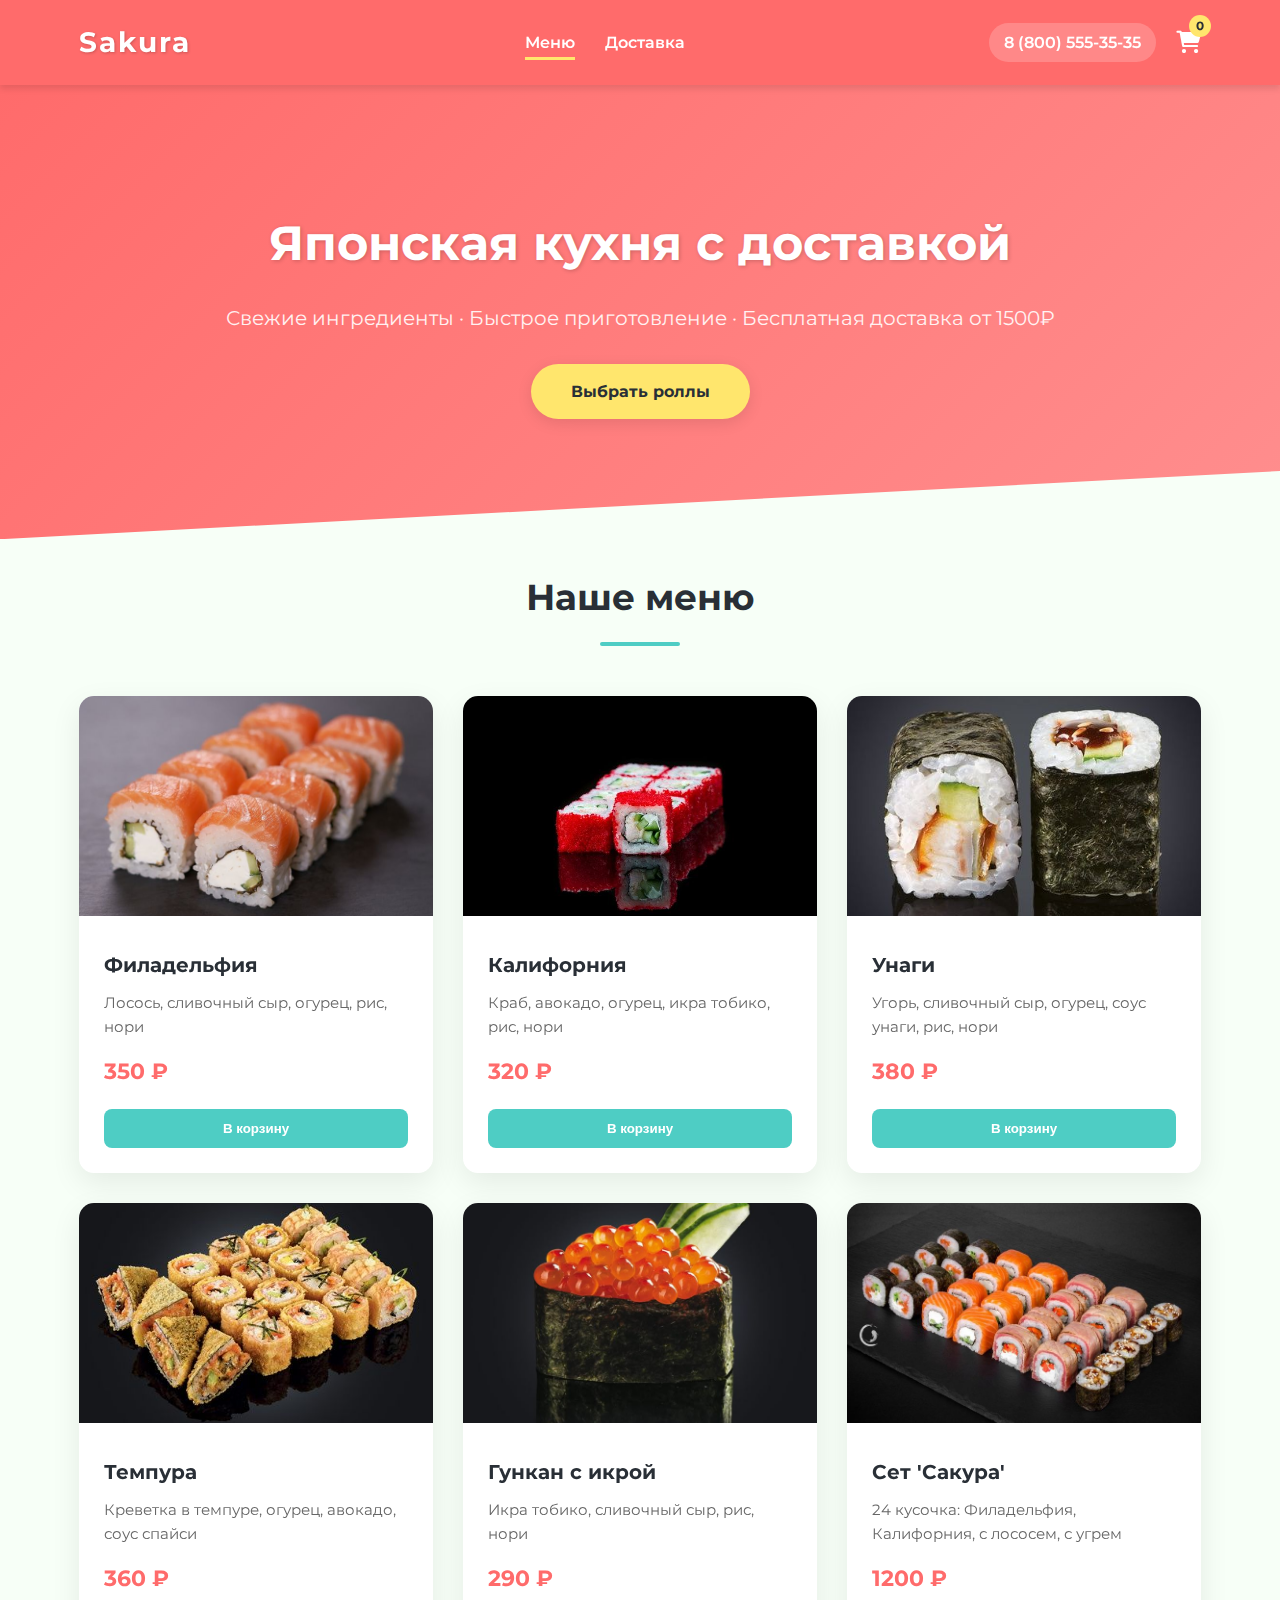
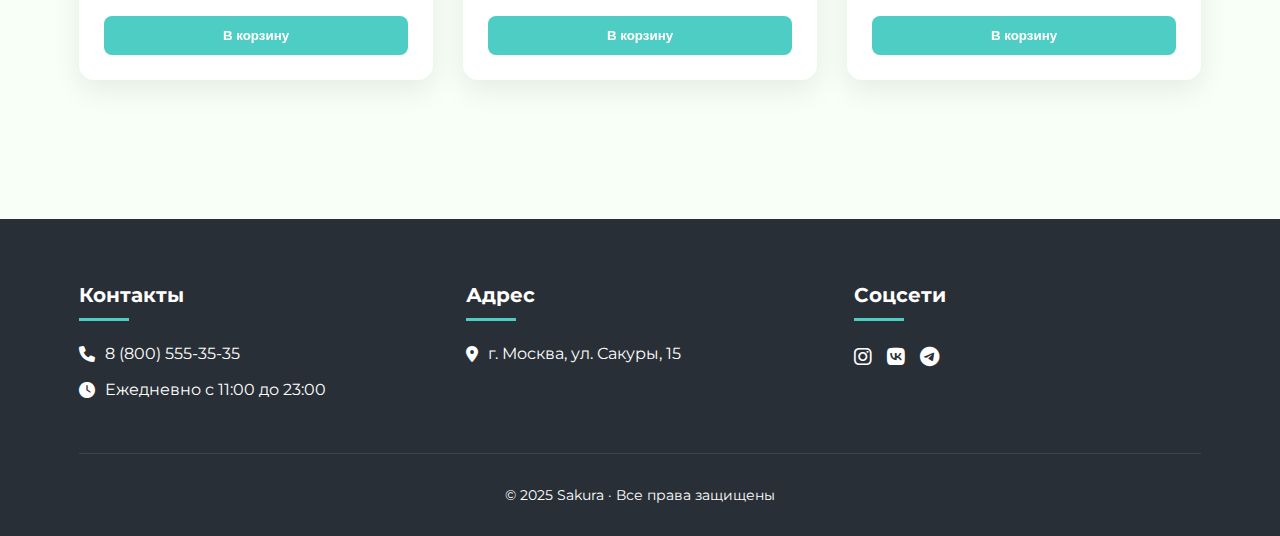
<file: index.html>
<!DOCTYPE html>
<html lang="ru">
<head>
    <meta charset="UTF-8">
    <meta name="viewport" content="width=device-width, initial-scale=1.0">
    <title>Суши-Бар Sakura | Доставка суши</title>
    <link rel="stylesheet" href="style.css">
    <link href="https://fonts.googleapis.com/css2?family=Montserrat:wght@400;600;700&display=swap" rel="stylesheet">
    <link rel="stylesheet" href="https://cdnjs.cloudflare.com/ajax/libs/font-awesome/6.0.0-beta3/css/all.min.css">
</head>
<body>
    <header class="header-animate">
        <div class="container">
            <div class="logo pulse">Sakura</div>
            <nav>
                <ul>
                    <li><a href="index.html" class="active">Меню</a></li>
                    <li><a href="delivery.html">Доставка</a></li>
                </ul>
            </nav>
            <div class="header-right">
                <div class="phone shake">
                    <a href="tel:+78005553535">8 (800) 555-35-35</a>
                </div>
                <div class="cart-icon" id="cartToggle">
                    <i class="fas fa-shopping-cart"></i>
                    <span class="cart-count">0</span>
                </div>
            </div>
        </div>
    </header>

    <div class="cart-sidebar" id="cartSidebar">
        <div class="cart-header">
            <h3>Ваша корзина</h3>
            <button class="close-cart" id="closeCart">&times;</button>
        </div>
        <div class="cart-items" id="cartItems">
            <!-- Cart items will be added here -->
        </div>
        <div class="cart-footer">
            <div class="cart-total">
                <span>Итого:</span>
                <span id="cartTotal">0 ₽</span>
            </div>
            <button class="checkout-btn" id="checkoutBtn">Оформить заказ</button>
        </div>
    </div>
    <div class="cart-overlay" id="cartOverlay"></div>

    <main>
        <section class="hero slide-in">
            <div class="container">
                <h1>Японская кухня с доставкой</h1>
                <p>Свежие ингредиенты · Быстрое приготовление · Бесплатная доставка от 1500₽</p>
                <a href="#menu" class="btn pulse">Выбрать роллы</a>
            </div>
        </section>

        <section class="menu" id="menu">
            <div class="container">
                <h2 class="section-title fade-in">Наше меню</h2>
                <div class="menu-items">
                    <!-- Роллы будут добавляться через JavaScript -->
                </div>
            </div>
        </section>
    </main>

    <footer class="footer-animate">
        <div class="container">
            <div class="footer-content">
                <div class="footer-section">
                    <h3>Контакты</h3>
                    <p><i class="fas fa-phone"></i> 8 (800) 555-35-35</p>
                    <p><i class="fas fa-clock"></i> Ежедневно с 11:00 до 23:00</p>
                </div>
                <div class="footer-section">
                    <h3>Адрес</h3>
                    <p><i class="fas fa-map-marker-alt"></i> г. Москва, ул. Сакуры, 15</p>
                </div>
                <div class="footer-section">
                    <h3>Соцсети</h3>
                    <div class="social-links">
                        <a href="#"><i class="fab fa-instagram"></i></a>
                        <a href="#"><i class="fab fa-vk"></i></a>
                        <a href="#"><i class="fab fa-telegram"></i></a>
                    </div>
                </div>
            </div>
            <div class="copyright">
                <p>© 2025 Sakura · Все права защищены</p>
            </div>
        </div>
    </footer>

    <script src="script.js"></script>
</body>
</html>
</file>
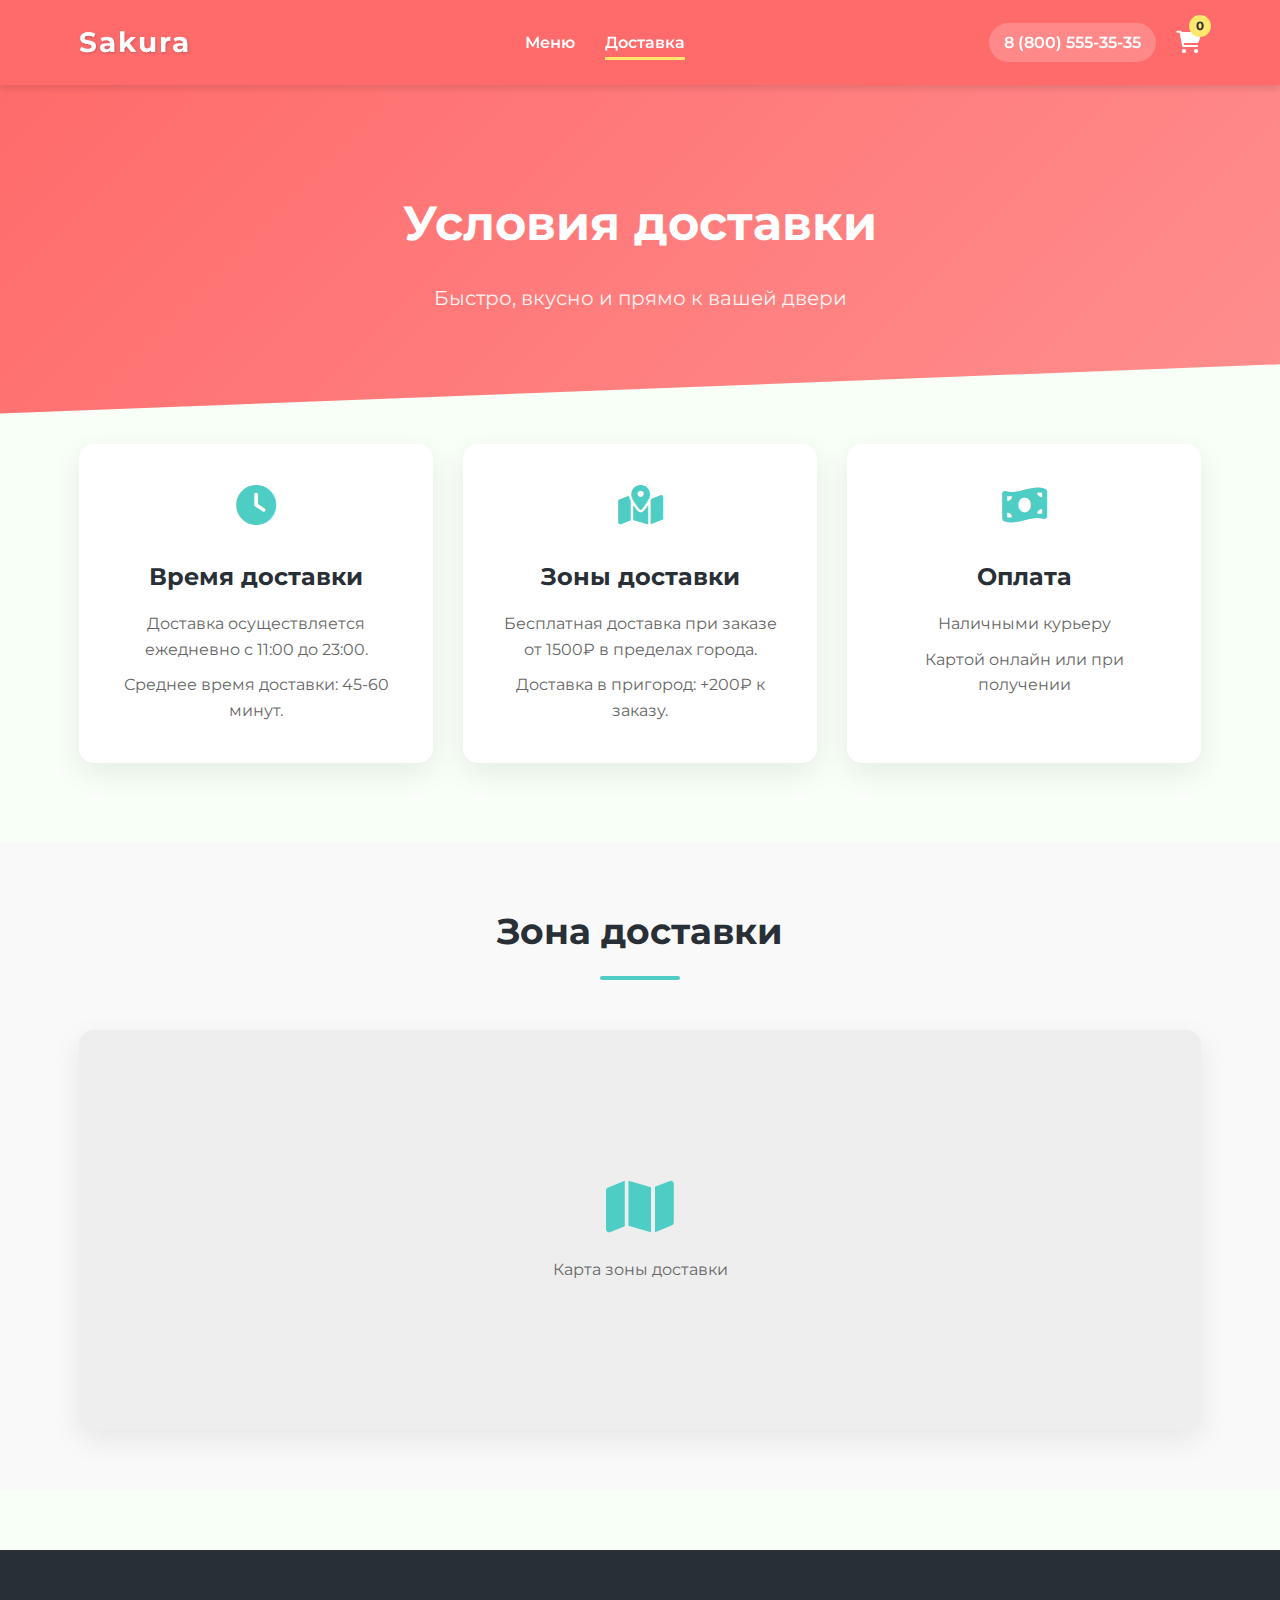
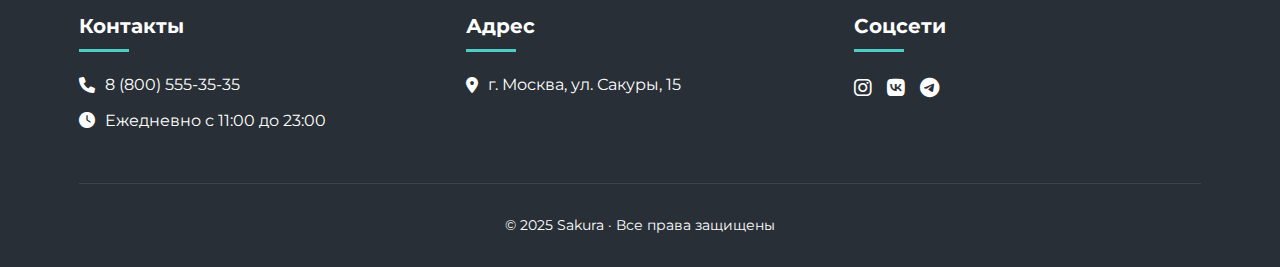
<file: delivery.html>
<!DOCTYPE html>
<html lang="ru">
<head>
    <meta charset="UTF-8">
    <meta name="viewport" content="width=device-width, initial-scale=1.0">
    <title>Доставка | Суши-Бар Sakura</title>
    <link rel="stylesheet" href="style.css">
    <link href="https://fonts.googleapis.com/css2?family=Montserrat:wght@400;600;700&display=swap" rel="stylesheet">
    <link rel="stylesheet" href="https://cdnjs.cloudflare.com/ajax/libs/font-awesome/6.0.0-beta3/css/all.min.css">
</head>
<body>
    <header class="header-animate">
        <div class="container">
            <div class="logo pulse">Sakura</div>
            <nav>
                <ul>
                    <li><a href="index.html">Меню</a></li>
                    <li><a href="delivery.html" class="active">Доставка</a></li>
                </ul>
            </nav>
            <div class="header-right">
                <div class="phone shake">
                    <a href="tel:+78005553535">8 (800) 555-35-35</a>
                </div>
                <div class="cart-icon" id="cartToggle">
                    <i class="fas fa-shopping-cart"></i>
                    <span class="cart-count">0</span>
                </div>
            </div>
        </div>
    </header>

    <div class="cart-sidebar" id="cartSidebar">
        <div class="cart-header">
            <h3>Ваша корзина</h3>
            <button class="close-cart" id="closeCart">&times;</button>
        </div>
        <div class="cart-items" id="cartItems">
            <!-- Cart items will be added here -->
        </div>
        <div class="cart-footer">
            <div class="cart-total">
                <span>Итого:</span>
                <span id="cartTotal">0 ₽</span>
            </div>
            <button class="checkout-btn" id="checkoutBtn">Оформить заказ</button>
        </div>
    </div>
    <div class="cart-overlay" id="cartOverlay"></div>

    <main>
        <section class="delivery-hero slide-in">
            <div class="container">
                <h1>Условия доставки</h1>
                <p>Быстро, вкусно и прямо к вашей двери</p>
            </div>
        </section>

        <section class="delivery-info">
            <div class="container">
                <div class="info-card fade-in">
                    <div class="info-icon">
                        <i class="fas fa-clock"></i>
                    </div>
                    <h2>Время доставки</h2>
                    <p>Доставка осуществляется ежедневно с 11:00 до 23:00.</p>
                    <p>Среднее время доставки: 45-60 минут.</p>
                </div>
                
                <div class="info-card fade-in" style="animation-delay: 0.2s">
                    <div class="info-icon">
                        <i class="fas fa-map-marked-alt"></i>
                    </div>
                    <h2>Зоны доставки</h2>
                    <p>Бесплатная доставка при заказе от 1500₽ в пределах города.</p>
                    <p>Доставка в пригород: +200₽ к заказу.</p>
                </div>
                
                <div class="info-card fade-in" style="animation-delay: 0.4s">
                    <div class="info-icon">
                        <i class="fas fa-money-bill-wave"></i>
                    </div>
                    <h2>Оплата</h2>
                    <p>Наличными курьеру</p>
                    <p>Картой онлайн или при получении</p>
                </div>
            </div>
        </section>

        <section class="delivery-map">
            <div class="container">
                <h2 class="section-title">Зона доставки</h2>
                <div class="map-container">
                    <!-- Здесь можно добавить карту -->
                    <div class="map-placeholder">
                        <i class="fas fa-map"></i>
                        <p>Карта зоны доставки</p>
                    </div>
                </div>
            </div>
        </section>
    </main>

    <footer class="footer-animate">
        <div class="container">
            <div class="footer-content">
                <div class="footer-section">
                    <h3>Контакты</h3>
                    <p><i class="fas fa-phone"></i> 8 (800) 555-35-35</p>
                    <p><i class="fas fa-clock"></i> Ежедневно с 11:00 до 23:00</p>
                </div>
                <div class="footer-section">
                    <h3>Адрес</h3>
                    <p><i class="fas fa-map-marker-alt"></i> г. Москва, ул. Сакуры, 15</p>
                </div>
                <div class="footer-section">
                    <h3>Соцсети</h3>
                    <div class="social-links">
                        <a href="#"><i class="fab fa-instagram"></i></a>
                        <a href="#"><i class="fab fa-vk"></i></a>
                        <a href="#"><i class="fab fa-telegram"></i></a>
                    </div>
                </div>
            </div>
            <div class="copyright">
                <p>© 2025 Sakura · Все права защищены</p>
            </div>
        </div>
    </footer>

    <script src="script.js"></script>
</body>
</html>
</file>
<file: style.css>
/* Основные стили */
:root {
    --primary-color: #FF6B6B;
    --secondary-color: #4ECDC4;
    --dark-color: #292F36;
    --light-color: #F7FFF7;
    --accent-color: #FFE66D;
    --shadow: 0 4px 6px rgba(0, 0, 0, 0.1);
}

* {
    margin: 0;
    padding: 0;
    box-sizing: border-box;
}

body {
    font-family: 'Montserrat', sans-serif;
    background-color: var(--light-color);
    color: var(--dark-color);
    line-height: 1.6;
    overflow-x: hidden;
    position: relative;
}

.container {
    width: 90%;
    max-width: 1200px;
    margin: 0 auto;
    padding: 0 15px;
}

/* Анимации */
@keyframes pulse {
    0% { transform: scale(1); }
    50% { transform: scale(1.05); }
    100% { transform: scale(1); }
}

@keyframes shake {
    0%, 100% { transform: translateX(0); }
    25% { transform: translateX(-5px); }
    75% { transform: translateX(5px); }
}

@keyframes slideIn {
    from { transform: translateY(50px); opacity: 0; }
    to { transform: translateY(0); opacity: 1; }
}

@keyframes fadeIn {
    from { opacity: 0; }
    to { opacity: 1; }
}

@keyframes headerSlide {
    from { transform: translateY(-100%); }
    to { transform: translateY(0); }
}

@keyframes footerSlide {
    from { transform: translateY(100%); }
    to { transform: translateY(0); }
}

.pulse {
    animation: pulse 2s infinite;
}

.shake {
    animation: shake 0.5s infinite;
}

.shake:hover {
    animation: none;
}

.slide-in {
    animation: slideIn 1s ease-out;
}

.fade-in {
    animation: fadeIn 1.5s ease-in;
}

.header-animate {
    animation: headerSlide 0.8s ease-out;
}

.footer-animate {
    animation: footerSlide 0.8s ease-out;
}

/* Шапка */
header {
    background-color: var(--primary-color);
    color: white;
    padding: 20px 0;
    box-shadow: var(--shadow);
    position: sticky;
    top: 0;
    z-index: 1000;
}

header .container {
    display: flex;
    justify-content: space-between;
    align-items: center;
}

.logo {
    font-size: 28px;
    font-weight: 700;
    letter-spacing: 2px;
    color: white;
    text-shadow: 1px 1px 3px rgba(0,0,0,0.2);
}

.header-right {
    display: flex;
    align-items: center;
    gap: 20px;
}

nav ul {
    display: flex;
    list-style: none;
}

nav ul li {
    margin-left: 30px;
}

nav ul li a {
    color: white;
    text-decoration: none;
    font-weight: 600;
    transition: all 0.3s ease;
    padding: 8px 0;
    position: relative;
}

nav ul li a.active:after,
nav ul li a:hover:after {
    content: '';
    position: absolute;
    bottom: 0;
    left: 0;
    width: 100%;
    height: 3px;
    background-color: var(--accent-color);
    transform: scaleX(1);
    transition: transform 0.3s ease;
}

nav ul li a:after {
    content: '';
    position: absolute;
    bottom: 0;
    left: 0;
    width: 100%;
    height: 3px;
    background-color: var(--accent-color);
    transform: scaleX(0);
    transition: transform 0.3s ease;
}

.phone a {
    color: white;
    text-decoration: none;
    font-weight: 600;
    background-color: rgba(255,255,255,0.2);
    padding: 10px 15px;
    border-radius: 30px;
    transition: all 0.3s ease;
}

.phone a:hover {
    background-color: rgba(255,255,255,0.3);
    transform: translateY(-2px);
}

.cart-icon {
    position: relative;
    cursor: pointer;
    color: white;
    font-size: 22px;
    transition: all 0.3s ease;
}

.cart-icon:hover {
    transform: scale(1.1);
}

.cart-count {
    position: absolute;
    top: -10px;
    right: -10px;
    background-color: var(--accent-color);
    color: var(--dark-color);
    border-radius: 50%;
    width: 22px;
    height: 22px;
    display: flex;
    align-items: center;
    justify-content: center;
    font-size: 12px;
    font-weight: 700;
}

/* Корзина */
.cart-sidebar {
    position: fixed;
    top: 0;
    right: -400px;
    width: 380px;
    height: 100%;
    background-color: white;
    box-shadow: -5px 0 15px rgba(0, 0, 0, 0.1);
    z-index: 1001;
    transition: right 0.3s ease;
    display: flex;
    flex-direction: column;
}

.cart-sidebar.active {
    right: 0;
}

.cart-header {
    padding: 20px;
    display: flex;
    justify-content: space-between;
    align-items: center;
    border-bottom: 1px solid #eee;
}

.cart-header h3 {
    font-size: 22px;
    color: var(--dark-color);
}

.close-cart {
    background: none;
    border: none;
    font-size: 24px;
    cursor: pointer;
    color: #666;
    transition: color 0.3s ease;
}

.close-cart:hover {
    color: var(--primary-color);
}

.cart-items {
    flex: 1;
    overflow-y: auto;
    padding: 20px;
}

.cart-item {
    display: flex;
    margin-bottom: 15px;
    padding-bottom: 15px;
    border-bottom: 1px solid #f0f0f0;
}

.cart-item-img {
    width: 70px;
    height: 70px;
    object-fit: cover;
    border-radius: 8px;
    margin-right: 15px;
}

.cart-item-details {
    flex: 1;
}

.cart-item-title {
    font-weight: 600;
    margin-bottom: 5px;
    color: var(--dark-color);
}

.cart-item-price {
    color: var(--primary-color);
    font-weight: 700;
    margin-bottom: 8px;
}

.cart-item-actions {
    display: flex;
    align-items: center;
}

.cart-item-actions button {
    background-color: #f0f0f0;
    border: none;
    width: 25px;
    height: 25px;
    border-radius: 50%;
    display: flex;
    align-items: center;
    justify-content: center;
    cursor: pointer;
    transition: all 0.3s ease;
}

.cart-item-actions button:hover {
    background-color: var(--secondary-color);
    color: white;
}

.cart-item-quantity {
    margin: 0 10px;
    font-weight: 600;
}

.remove-item {
    margin-left: auto;
    color: #ff6b6b;
    cursor: pointer;
    transition: color 0.3s ease;
}

.remove-item:hover {
    color: #ff0000;
}

.cart-footer {
    padding: 20px;
    border-top: 1px solid #eee;
}

.cart-total {
    display: flex;
    justify-content: space-between;
    margin-bottom: 20px;
    font-size: 18px;
    font-weight: 700;
}

.checkout-btn {
    width: 100%;
    padding: 15px;
    background-color: var(--secondary-color);
    color: white;
    border: none;
    border-radius: 8px;
    font-weight: 600;
    cursor: pointer;
    transition: all 0.3s ease;
    font-size: 16px;
}

.checkout-btn:hover {
    background-color: #3DBEB6;
    transform: translateY(-2px);
}

.cart-overlay {
    position: fixed;
    top: 0;
    left: 0;
    width: 100%;
    height: 100%;
    background-color: rgba(0, 0, 0, 0.5);
    z-index: 1000;
    opacity: 0;
    visibility: hidden;
    transition: all 0.3s ease;
}

.cart-overlay.active {
    opacity: 1;
    visibility: visible;
}

/* Герой-баннер */
.hero {
    background: linear-gradient(135deg, var(--primary-color), #FF8E8E);
    color: white;
    text-align: center;
    padding: 120px 0;
    clip-path: polygon(0 0, 100% 0, 100% 85%, 0 100%);
    margin-bottom: -50px;
}

.hero h1 {
    font-size: 48px;
    margin-bottom: 20px;
    text-shadow: 1px 1px 4px rgba(0,0,0,0.2);
}

.hero p {
    font-size: 20px;
    margin-bottom: 30px;
    opacity: 0.9;
}

.btn {
    display: inline-block;
    background-color: var(--accent-color);
    color: var(--dark-color);
    padding: 15px 40px;
    border-radius: 50px;
    text-decoration: none;
    font-weight: 700;
    transition: all 0.3s ease;
    box-shadow: 0 4px 15px rgba(0,0,0,0.1);
}

.btn:hover {
    transform: translateY(-3px) scale(1.05);
    box-shadow: 0 8px 20px rgba(0,0,0,0.15);
}

/* Меню */
.menu {
    padding: 80px 0;
}

.section-title {
    text-align: center;
    font-size: 36px;
    margin-bottom: 50px;
    position: relative;
    color: var(--dark-color);
}

.section-title:after {
    content: '';
    display: block;
    width: 80px;
    height: 4px;
    background-color: var(--secondary-color);
    margin: 15px auto 0;
    border-radius: 2px;
}

.menu-items {
    display: grid;
    grid-template-columns: repeat(auto-fill, minmax(300px, 1fr));
    gap: 30px;
}

.menu-item {
    background-color: white;
    border-radius: 15px;
    overflow: hidden;
    box-shadow: 0 10px 30px rgba(0,0,0,0.08);
    transition: all 0.4s cubic-bezier(0.175, 0.885, 0.32, 1.275);
    transform: perspective(1000px) rotateY(0deg);
}

.menu-item:hover {
    transform: perspective(1000px) rotateY(5deg) translateY(-10px);
    box-shadow: 0 15px 40px rgba(0,0,0,0.15);
}

.menu-item img {
    width: 100%;
    height: 220px;
    object-fit: cover;
    transition: transform 0.5s ease;
}

.menu-item:hover img {
    transform: scale(1.05);
}

.menu-item-content {
    padding: 25px;
}

.menu-item h3 {
    font-size: 20px;
    margin-bottom: 10px;
    color: var(--dark-color);
}

.menu-item p {
    color: #666;
    margin-bottom: 15px;
    font-size: 15px;
}

.menu-item .price {
    font-weight: 700;
    font-size: 22px;
    color: var(--primary-color);
    margin-bottom: 20px;
}

.add-to-cart {
    width: 100%;
    padding: 12px;
    background-color: var(--secondary-color);
    color: white;
    border: none;
    border-radius: 8px;
    font-weight: 600;
    cursor: pointer;
    transition: all 0.3s ease;
}

.add-to-cart:hover {
    background-color: #3DBEB6;
    transform: translateY(-2px);
}

/* Доставка */
.delivery-hero {
    background: linear-gradient(135deg, var(--primary-color), #FF8E8E);
    color: white;
    text-align: center;
    padding: 100px 0;
    clip-path: polygon(0 0, 100% 0, 100% 85%, 0 100%);
    margin-bottom: -50px;
}

.delivery-hero h1 {
    font-size: 48px;
    margin-bottom: 20px;
}

.delivery-hero p {
    font-size: 20px;
    opacity: 0.9;
}

.delivery-info {
    padding: 80px 0;
}

.delivery-info .container {
    display: grid;
    grid-template-columns: repeat(auto-fit, minmax(300px, 1fr));
    gap: 30px;
}

.info-card {
    background-color: white;
    padding: 30px;
    border-radius: 15px;
    box-shadow: 0 10px 30px rgba(0,0,0,0.08);
    text-align: center;
    transition: transform 0.3s ease;
}

.info-card:hover {
    transform: translateY(-10px);
}

.info-icon {
    font-size: 40px;
    color: var(--secondary-color);
    margin-bottom: 20px;
}

.info-card h2 {
    margin-bottom: 15px;
    color: var(--dark-color);
}

.info-card p {
    color: #666;
    margin-bottom: 10px;
}

.delivery-map {
    padding: 60px 0;
    background-color: #f9f9f9;
}

.map-container {
    margin-top: 30px;
    border-radius: 15px;
    overflow: hidden;
    box-shadow: 0 10px 30px rgba(0,0,0,0.08);
    height: 400px;
    background-color: #eee;
    display: flex;
    align-items: center;
    justify-content: center;
    flex-direction: column;
}

.map-placeholder {
    text-align: center;
    color: #666;
}

.map-placeholder i {
    font-size: 60px;
    margin-bottom: 20px;
    color: var(--secondary-color);
}

/* Подвал */
footer {
    background-color: var(--dark-color);
    color: white;
    padding: 60px 0 30px;
    margin-top: 60px;
}

.footer-content {
    display: grid;
    grid-template-columns: repeat(auto-fit, minmax(250px, 1fr));
    gap: 40px;
    margin-bottom: 40px;
}

.footer-section h3 {
    font-size: 20px;
    margin-bottom: 20px;
    position: relative;
    padding-bottom: 10px;
}

.footer-section h3:after {
    content: '';
    position: absolute;
    bottom: 0;
    left: 0;
    width: 50px;
    height: 3px;
    background-color: var(--secondary-color);
}

.footer-section p {
    margin-bottom: 10px;
    display: flex;
    align-items: center;
    gap: 10px;
}

.social-links {
    display: flex;
    gap: 15px;
    margin-top: 20px;
}

.social-links a {
    color: white;
    font-size: 20px;
    transition: color 0.3s ease;
}

.social-links a:hover {
    color: var(--secondary-color);
}

.copyright {
    text-align: center;
    padding-top: 30px;
    border-top: 1px solid rgba(255, 255, 255, 0.1);
    font-size: 14px;
}

/* Адаптивность */
@media (max-width: 992px) {
    .cart-sidebar {
        width: 350px;
    }
}

@media (max-width: 768px) {
    header .container {
        flex-direction: column;
    }
    
    nav {
        margin: 20px 0;
    }
    
    nav ul li {
        margin: 0 15px;
    }
    
    .hero h1, .delivery-hero h1 {
        font-size: 36px;
    }
    
    .hero p, .delivery-hero p {
        font-size: 18px;
    }
    
    .menu-items, .delivery-info .container {
        grid-template-columns: repeat(auto-fill, minmax(250px, 1fr));
    }

    .header-right {
        margin-top: 15px;
    }
}

@media (max-width: 576px) {
    .cart-sidebar {
        width: 100%;
        right: -100%;
    }

    .hero, .delivery-hero {
        padding: 80px 0;
        clip-path: polygon(0 0, 100% 0, 100% 90%, 0 100%);
        margin-bottom: -30px;
    }
    
    .hero h1, .delivery-hero h1 {
        font-size: 28px;
    }
    
    .section-title {
        font-size: 28px;
    }
    
    nav ul li {
        margin: 0 10px;
    }

    .footer-content {
        grid-template-columns: 1fr;
    }
}
</file>
